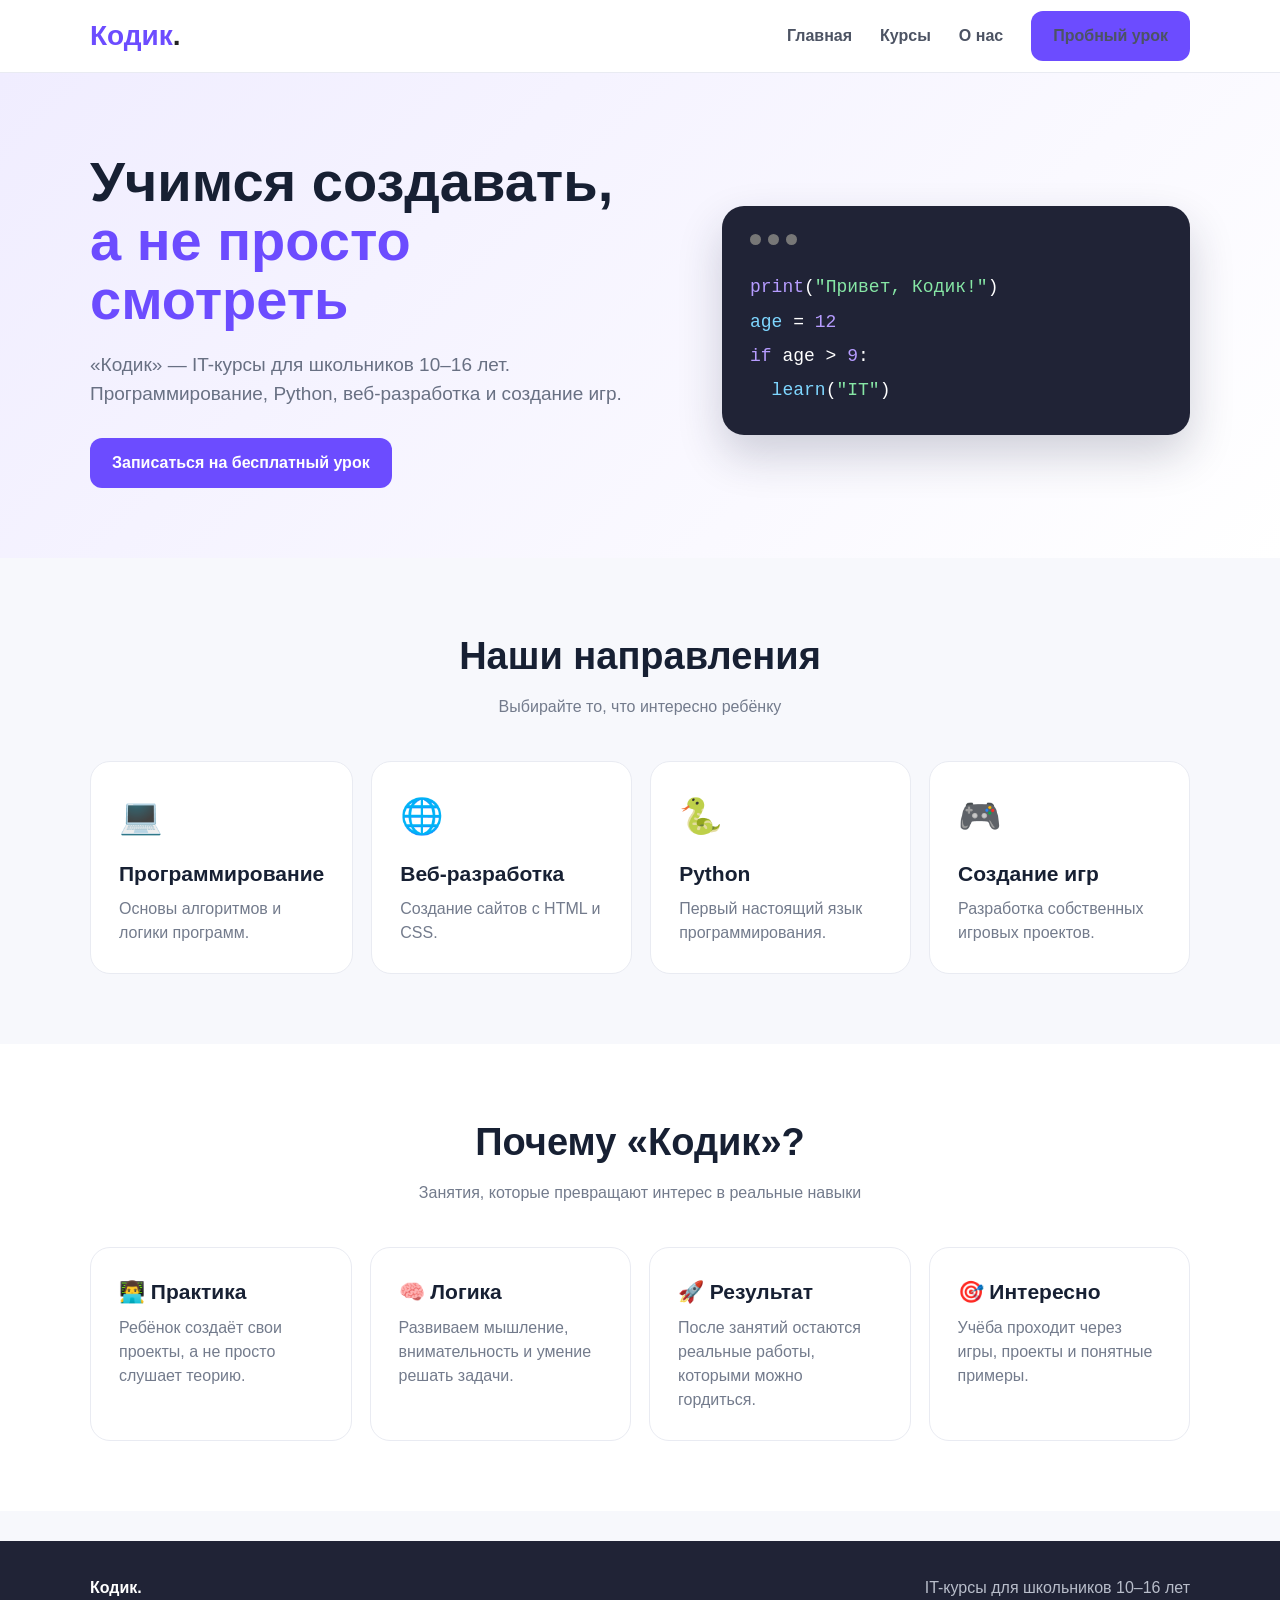
<file: kodik_site/index.html>
<!DOCTYPE html><html lang="ru"><head><meta charset="UTF-8"><meta name="viewport" content="width=device-width,initial-scale=1.0"><title>Кодик — IT-курсы</title><link rel="stylesheet" href="style.css"></head><body><header><div class="container nav"><a class="logo" href="index.html">Кодик<span>.</span></a><nav class="menu"><a href="index.html">Главная</a><a href="courses.html">Курсы</a><a href="about.html">О нас</a><a class="btn" href="trial.html">Пробный урок</a></nav></div></header><section class="hero"><div class="container hero-grid"><div><h1>Учимся создавать,<br><span>а не просто смотреть</span></h1><p>«Кодик» — IT-курсы для школьников 10–16 лет. Программирование, Python, веб-разработка и создание игр.</p><a class="btn" href="trial.html">Записаться на бесплатный урок</a></div><div class="code-card"><div class="dots"><i></i><i></i><i></i></div><div class="code"><span class="purple">print</span>(<span class="green">"Привет, Кодик!"</span>)<br><span class="blue">age</span> = <span class="purple">12</span><br><span class="purple">if</span> age &gt; <span class="purple">9</span>:<br>&nbsp;&nbsp;<span class="blue">learn</span>(<span class="green">"IT"</span>)</div></div></div></section><section><div class="container"><div class="title"><h2>Наши направления</h2><p>Выбирайте то, что интересно ребёнку</p></div><div class="cards"><div class="card"><div class="icon">💻</div><h3>Программирование</h3><p>Основы алгоритмов и логики программ.</p></div><div class="card"><div class="icon">🌐</div><h3>Веб-разработка</h3><p>Создание сайтов с HTML и CSS.</p></div><div class="card"><div class="icon">🐍</div><h3>Python</h3><p>Первый настоящий язык программирования.</p></div><div class="card"><div class="icon">🎮</div><h3>Создание игр</h3><p>Разработка собственных игровых проектов.</p></div></div></div></section><section style="background:#fff"><div class="container"><div class="title"><h2>Почему «Кодик»?</h2><p>Занятия, которые превращают интерес в реальные навыки</p></div><div class="cards"><div class="card"><h3>👨‍💻 Практика</h3><p>Ребёнок создаёт свои проекты, а не просто слушает теорию.</p></div><div class="card"><h3>🧠 Логика</h3><p>Развиваем мышление, внимательность и умение решать задачи.</p></div><div class="card"><h3>🚀 Результат</h3><p>После занятий остаются реальные работы, которыми можно гордиться.</p></div><div class="card"><h3>🎯 Интересно</h3><p>Учёба проходит через игры, проекты и понятные примеры.</p></div></div></div></section><footer><div class="container footer"><strong>Кодик.</strong><p>IT-курсы для школьников 10–16 лет</p></div></footer></body></html>
</file>
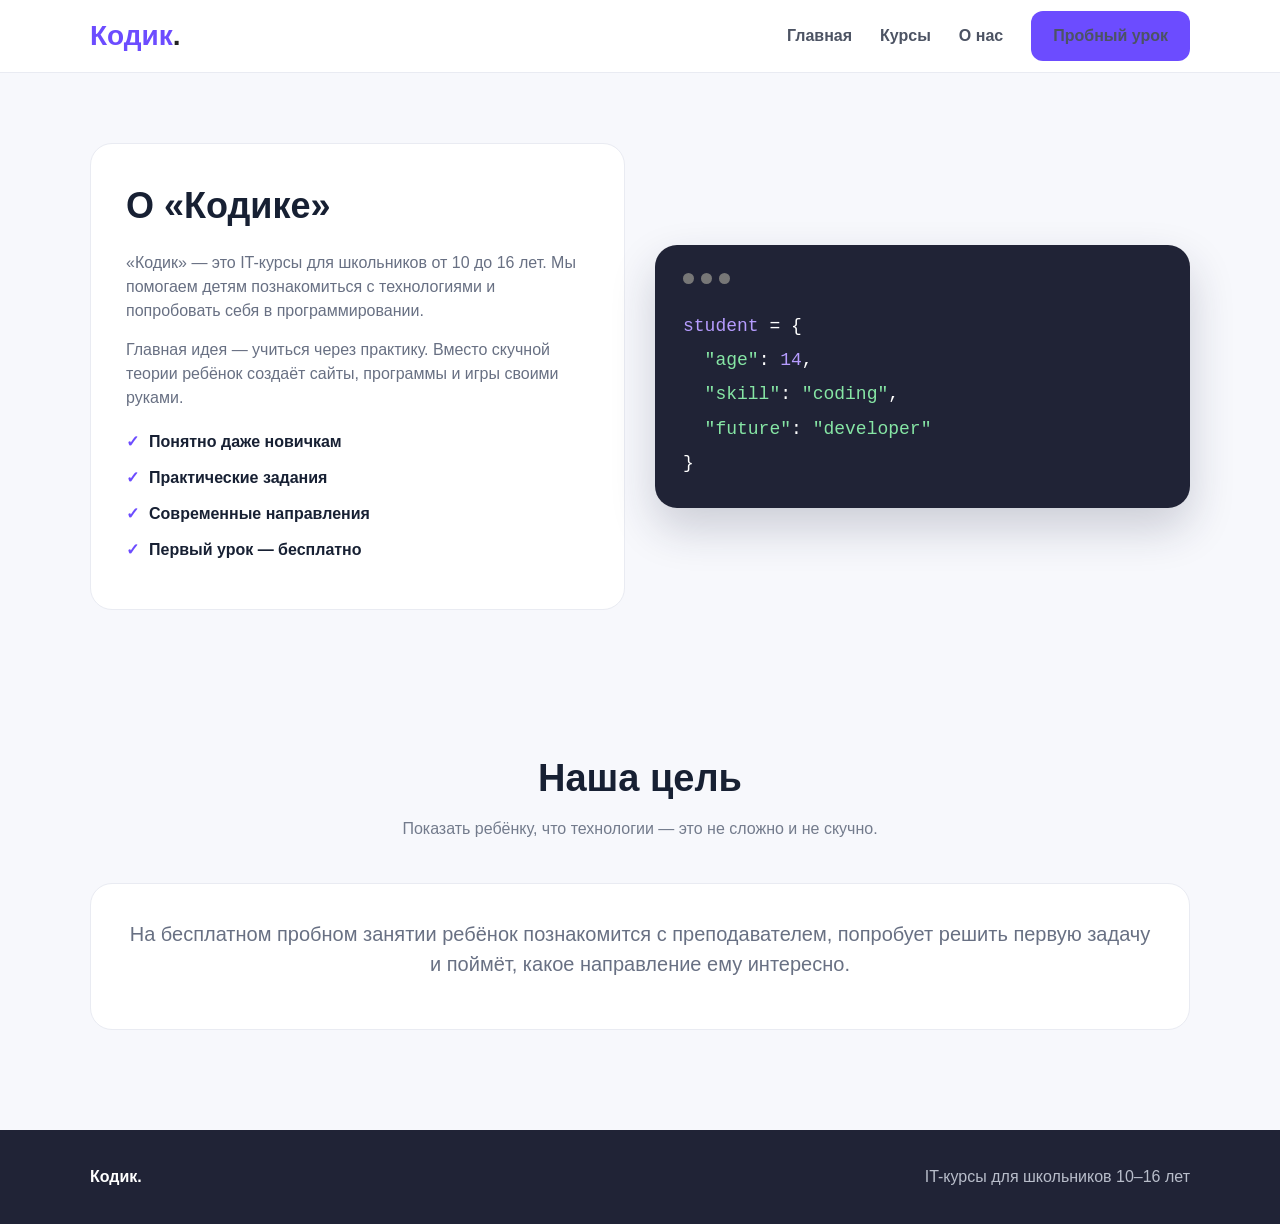
<file: kodik_site/about.html>
<!DOCTYPE html><html lang="ru"><head><meta charset="UTF-8"><meta name="viewport" content="width=device-width,initial-scale=1.0"><title>О нас — Кодик</title><link rel="stylesheet" href="style.css"></head><body><header><div class="container nav"><a class="logo" href="index.html">Кодик<span>.</span></a><nav class="menu"><a href="index.html">Главная</a><a href="courses.html">Курсы</a><a href="about.html">О нас</a><a class="btn" href="trial.html">Пробный урок</a></nav></div></header><section><div class="container about-grid"><div class="info"><h2>О «Кодике»</h2><p>«Кодик» — это IT-курсы для школьников от 10 до 16 лет. Мы помогаем детям познакомиться с технологиями и попробовать себя в программировании.</p><p>Главная идея — учиться через практику. Вместо скучной теории ребёнок создаёт сайты, программы и игры своими руками.</p><ul class="list"><li>Понятно даже новичкам</li><li>Практические задания</li><li>Современные направления</li><li>Первый урок — бесплатно</li></ul></div><div class="code-card"><div class="dots"><i></i><i></i><i></i></div><div class="code"><span class="purple">student</span> = {<br>&nbsp;&nbsp;<span class="green">"age"</span>: <span class="purple">14</span>,<br>&nbsp;&nbsp;<span class="green">"skill"</span>: <span class="green">"coding"</span>,<br>&nbsp;&nbsp;<span class="green">"future"</span>: <span class="green">"developer"</span><br>}</div></div></div></section><section><div class="container"><div class="title"><h2>Наша цель</h2><p>Показать ребёнку, что технологии — это не сложно и не скучно.</p></div><div class="info"><p style="text-align:center;font-size:20px">На бесплатном пробном занятии ребёнок познакомится с преподавателем, попробует решить первую задачу и поймёт, какое направление ему интересно.</p></div></div></section><footer><div class="container footer"><strong>Кодик.</strong><p>IT-курсы для школьников 10–16 лет</p></div></footer></body></html>
</file>
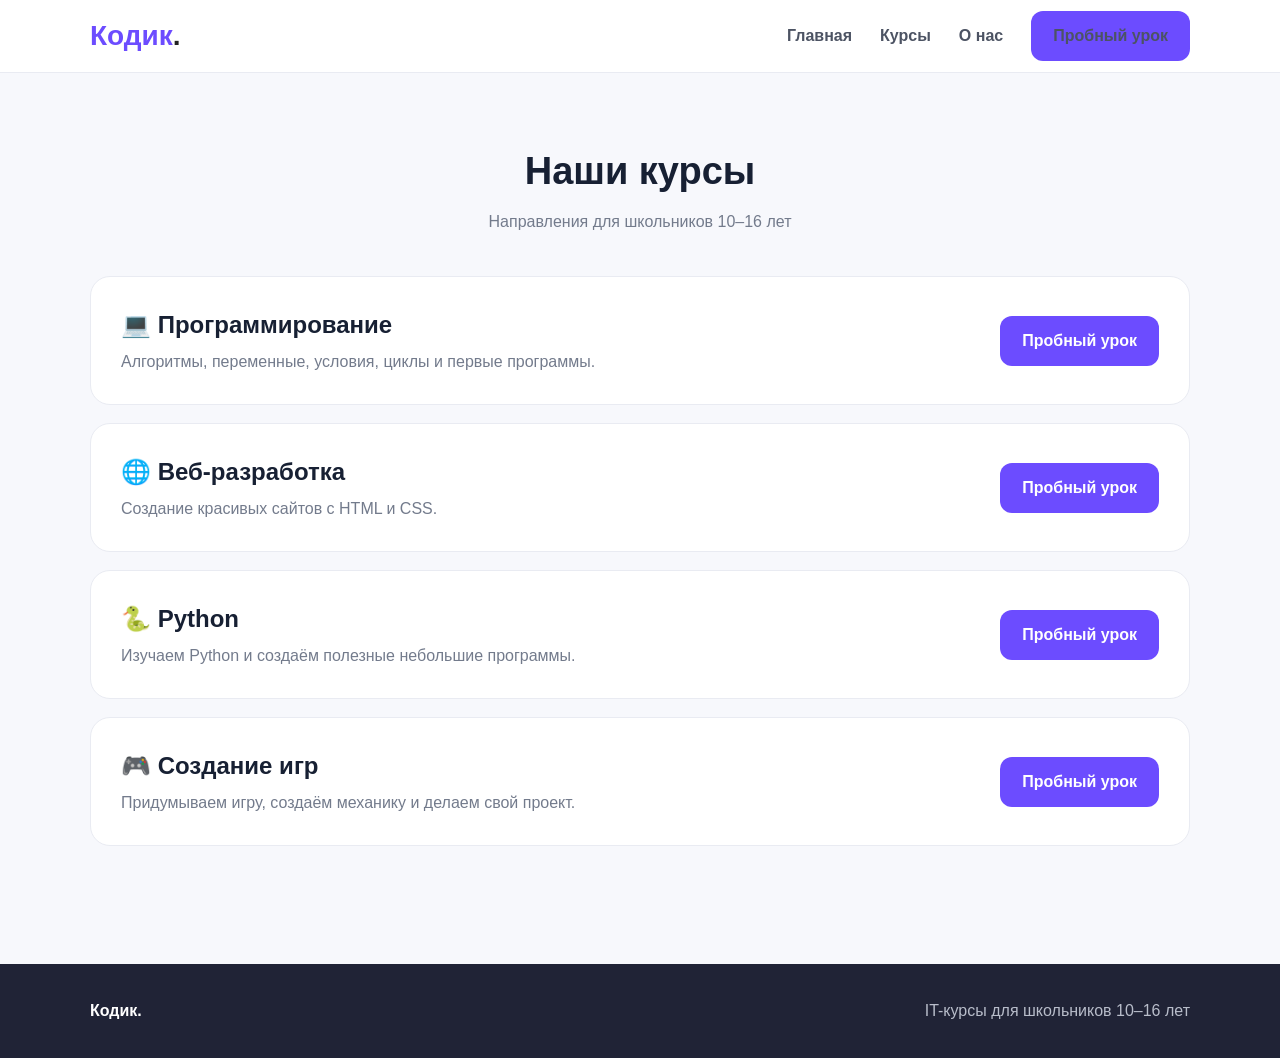
<file: kodik_site/courses.html>
<!DOCTYPE html><html lang="ru"><head><meta charset="UTF-8"><meta name="viewport" content="width=device-width,initial-scale=1.0"><title>Курсы — Кодик</title><link rel="stylesheet" href="style.css"></head><body><header><div class="container nav"><a class="logo" href="index.html">Кодик<span>.</span></a><nav class="menu"><a href="index.html">Главная</a><a href="courses.html">Курсы</a><a href="about.html">О нас</a><a class="btn" href="trial.html">Пробный урок</a></nav></div></header><section><div class="container"><div class="title"><h2>Наши курсы</h2><p>Направления для школьников 10–16 лет</p></div><div class="course"><div><h3>💻 Программирование</h3><p>Алгоритмы, переменные, условия, циклы и первые программы.</p></div><a class="btn" href="trial.html">Пробный урок</a></div><div class="course"><div><h3>🌐 Веб-разработка</h3><p>Создание красивых сайтов с HTML и CSS.</p></div><a class="btn" href="trial.html">Пробный урок</a></div><div class="course"><div><h3>🐍 Python</h3><p>Изучаем Python и создаём полезные небольшие программы.</p></div><a class="btn" href="trial.html">Пробный урок</a></div><div class="course"><div><h3>🎮 Создание игр</h3><p>Придумываем игру, создаём механику и делаем свой проект.</p></div><a class="btn" href="trial.html">Пробный урок</a></div></div></section><footer><div class="container footer"><strong>Кодик.</strong><p>IT-курсы для школьников 10–16 лет</p></div></footer></body></html>
</file>
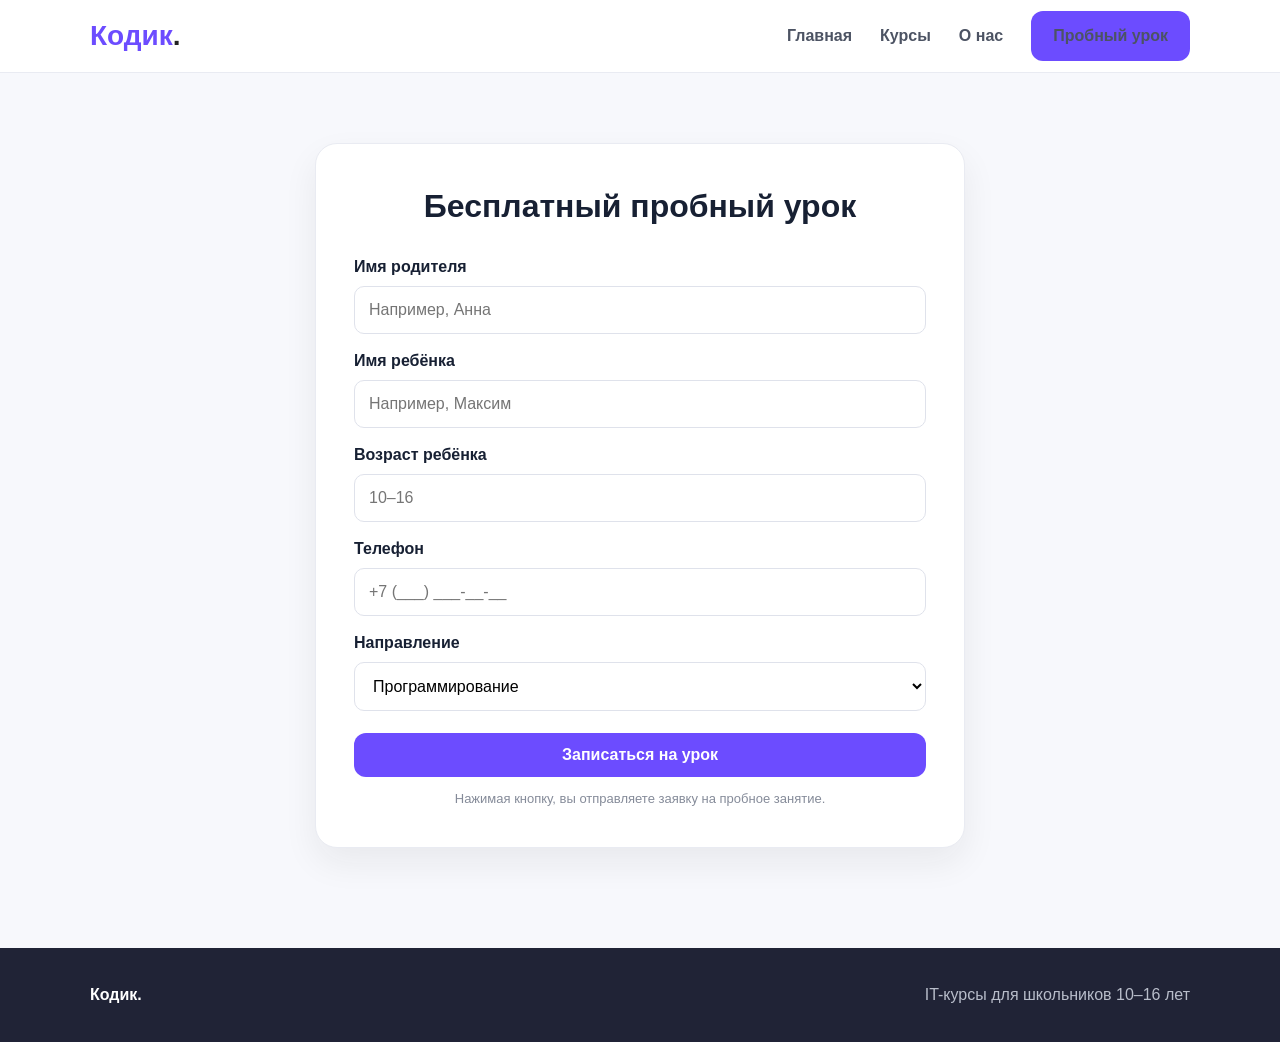
<file: kodik_site/trial.html>
<!DOCTYPE html><html lang="ru"><head><meta charset="UTF-8"><meta name="viewport" content="width=device-width,initial-scale=1.0"><title>Пробный урок — Кодик</title><link rel="stylesheet" href="style.css"></head><body><header><div class="container nav"><a class="logo" href="index.html">Кодик<span>.</span></a><nav class="menu"><a href="index.html">Главная</a><a href="courses.html">Курсы</a><a href="about.html">О нас</a><a class="btn" href="trial.html">Пробный урок</a></nav></div></header><section><div class="container"><div class="form-box"><h2>Бесплатный пробный урок</h2><form><label>Имя родителя</label><input type="text" placeholder="Например, Анна"><label>Имя ребёнка</label><input type="text" placeholder="Например, Максим"><label>Возраст ребёнка</label><input type="number" min="10" max="16" placeholder="10–16"><label>Телефон</label><input type="tel" placeholder="+7 (___) ___-__-__"><label>Направление</label><select><option>Программирование</option><option>Веб-разработка</option><option>Python</option><option>Создание игр</option></select><button class="btn" type="submit">Записаться на урок</button></form><p class="note">Нажимая кнопку, вы отправляете заявку на пробное занятие.</p></div></div></section><footer><div class="container footer"><strong>Кодик.</strong><p>IT-курсы для школьников 10–16 лет</p></div></footer></body></html>
</file>
<file: kodik_site/style.css>
*{box-sizing:border-box;margin:0;padding:0}body{font-family:Arial,sans-serif;background:#f7f8fc;color:#172033;line-height:1.5}a{text-decoration:none;color:inherit}.container{width:1100px;max-width:92%;margin:auto}header{background:#fff;border-bottom:1px solid #e9ebf2;position:sticky;top:0;z-index:10}.nav{height:72px;display:flex;align-items:center;justify-content:space-between}.logo{font-size:28px;font-weight:800;color:#6c4cff}.logo span{color:#222}.menu{display:flex;gap:28px;align-items:center}.menu a{font-weight:600;color:#4c5363;transition:.2s}.menu a:hover{color:#6c4cff}.btn{display:inline-block;background:#6c4cff;color:#fff;padding:13px 22px;border-radius:12px;font-weight:700;border:0;cursor:pointer;transition:.25s}.btn:hover{transform:translateY(-2px);box-shadow:0 8px 20px #6c4cff33}.hero{padding:80px 0 70px;background:linear-gradient(135deg,#f0edff,#fff)}.hero-grid{display:grid;grid-template-columns:1.1fr .9fr;gap:60px;align-items:center}.hero h1{font-size:56px;line-height:1.05;margin-bottom:22px}.hero h1 span{color:#6c4cff}.hero p{font-size:19px;color:#687083;margin-bottom:30px;max-width:570px}.code-card{background:#202336;color:#fff;border-radius:22px;padding:28px;box-shadow:0 20px 45px #1d214033;animation:float 4s ease-in-out infinite}.dots{display:flex;gap:7px;margin-bottom:25px}.dots i{width:11px;height:11px;border-radius:50%;background:#777;display:block}.code{font-family:monospace;font-size:18px;line-height:1.9}.purple{color:#b69cff}.blue{color:#7ed6ff}.green{color:#86e6a5}section{padding:70px 0}.title{text-align:center;margin-bottom:42px}.title h2{font-size:38px;margin-bottom:10px}.title p{color:#737b8c}.cards{display:grid;grid-template-columns:repeat(4,1fr);gap:18px}.card{background:#fff;padding:28px;border-radius:20px;border:1px solid #e9ebf2;transition:.25s}.card:hover{transform:translateY(-6px);box-shadow:0 15px 30px #2222}.icon{font-size:35px;margin-bottom:15px}.card h3{margin-bottom:8px;font-size:21px}.card p{color:#737b8c}.about-grid{display:grid;grid-template-columns:1fr 1fr;gap:30px;align-items:center}.info{background:#fff;border-radius:22px;padding:35px;border:1px solid #e9ebf2}.info h2{font-size:36px;margin-bottom:18px}.info p{color:#687083;margin-bottom:15px}.list{list-style:none;margin-top:20px}.list li{margin:12px 0;font-weight:600}.list li::before{content:"✓";color:#6c4cff;margin-right:10px}.course{background:#fff;border-radius:20px;padding:30px;border:1px solid #e9ebf2;margin-bottom:18px;display:flex;justify-content:space-between;align-items:center}.course h3{font-size:24px;margin-bottom:7px}.course p{color:#737b8c}.form-box{max-width:650px;margin:auto;background:#fff;padding:38px;border-radius:22px;border:1px solid #e9ebf2;box-shadow:0 15px 35px #2221}.form-box h2{text-align:center;font-size:32px;margin-bottom:25px}label{display:block;font-weight:700;margin:15px 0 7px}input,select{width:100%;padding:14px;border:1px solid #dfe2eb;border-radius:10px;font-size:16px;background:#fff}.form-box .btn{width:100%;margin-top:22px;font-size:16px}.note{text-align:center;color:#858b99;font-size:13px;margin-top:12px}footer{background:#202336;color:#fff;padding:35px 0;margin-top:30px}.footer{display:flex;justify-content:space-between;align-items:center}.footer p{color:#b8bdca}@keyframes float{0%,100%{transform:translateY(0)}50%{transform:translateY(-10px)}}@media(max-width:800px){.menu{gap:10px}.menu a:not(.btn){display:none}.hero-grid,.about-grid{grid-template-columns:1fr}.hero h1{font-size:42px}.cards{grid-template-columns:1fr 1fr}.course{display:block}.course .btn{margin-top:18px}}
</file>
